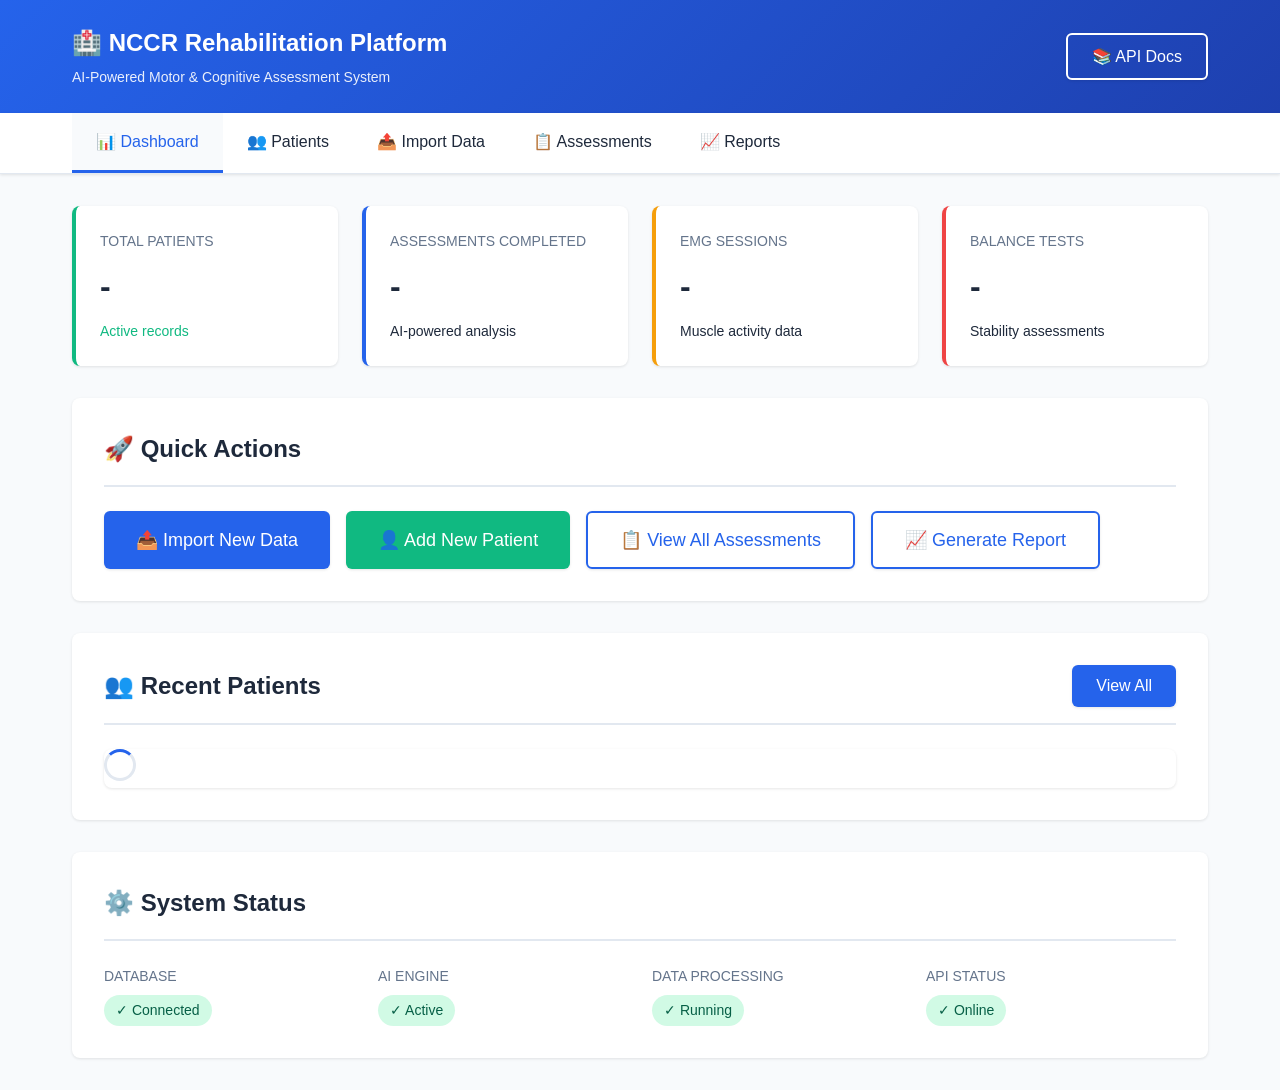
<file: static/index.html>
<!DOCTYPE html>
<html lang="en">
<head>
    <meta charset="UTF-8">
    <meta name="viewport" content="width=device-width, initial-scale=1.0">
    <title>Dashboard - NCCR Rehabilitation Platform</title>
    <link rel="stylesheet" href="/static/css/style.css">
</head>
<body>
    <header class="header">
        <div class="header-content">
            <div class="logo">
                <h1>🏥 NCCR Rehabilitation Platform</h1>
                <p>AI-Powered Motor & Cognitive Assessment System</p>
            </div>
            <div>
                <button class="btn btn-outline" style="color: white; border-color: white;" onclick="window.location.href='/docs'">
                    📚 API Docs
                </button>
            </div>
        </div>
    </header>

    <nav class="nav">
        <div class="nav-content">
            <ul class="nav-links">
                <li><a href="index.html" class="active">📊 Dashboard</a></li>
                <li><a href="patients.html">👥 Patients</a></li>
                <li><a href="import.html">📤 Import Data</a></li>
                <li><a href="assessments.html">📋 Assessments</a></li>
                <li><a href="reports.html">📈 Reports</a></li>
            </ul>
        </div>
    </nav>

    <div class="container">
        <!-- Statistics Cards -->
        <div class="stats-grid">
            <div class="stat-card success">
                <div class="stat-label">Total Patients</div>
                <div class="stat-value" id="total-patients">-</div>
                <div class="stat-change positive">Active records</div>
            </div>
            <div class="stat-card">
                <div class="stat-label">Assessments Completed</div>
                <div class="stat-value" id="total-assessments">-</div>
                <div class="stat-change">AI-powered analysis</div>
            </div>
            <div class="stat-card warning">
                <div class="stat-label">EMG Sessions</div>
                <div class="stat-value" id="emg-sessions">-</div>
                <div class="stat-change">Muscle activity data</div>
            </div>
            <div class="stat-card danger">
                <div class="stat-label">Balance Tests</div>
                <div class="stat-value" id="balance-tests">-</div>
                <div class="stat-change">Stability assessments</div>
            </div>
        </div>

        <!-- Quick Actions -->
        <div class="card fade-in">
            <div class="card-header">
                <h2 class="card-title">🚀 Quick Actions</h2>
            </div>
            <div style="display: flex; gap: 1rem; flex-wrap: wrap;">
                <button onclick="window.location.href='import.html'" class="btn btn-primary btn-lg">
                    📤 Import New Data
                </button>
                <button onclick="window.location.href='patients.html'" class="btn btn-success btn-lg">
                    👤 Add New Patient
                </button>
                <button onclick="window.location.href='assessments.html'" class="btn btn-outline btn-lg">
                    📋 View All Assessments
                </button>
                <button onclick="window.location.href='reports.html'" class="btn btn-outline btn-lg">
                    📈 Generate Report
                </button>
            </div>
        </div>

        <!-- Recent Patients -->
        <div class="card fade-in">
            <div class="card-header">
                <h2 class="card-title">👥 Recent Patients</h2>
                <button onclick="window.location.href='patients.html'" class="btn btn-primary">
                    View All
                </button>
            </div>
            <div class="table-container" id="recent-patients">
                <table>
                    <thead>
                        <tr>
                            <th>Patient ID</th>
                            <th>Name</th>
                            <th>Date of Birth</th>
                            <th>GMFCS Level</th>
                            <th>Actions</th>
                        </tr>
                    </thead>
                    <tbody>
                        <tr><td colspan="5" style="text-align: center;">Loading...</td></tr>
                    </tbody>
                </table>
            </div>
        </div>

        <!-- System Status -->
        <div class="card fade-in">
            <div class="card-header">
                <h2 class="card-title">⚙️ System Status</h2>
            </div>
            <div style="display: grid; grid-template-columns: repeat(auto-fit, minmax(200px, 1fr)); gap: 1.5rem;">
                <div>
                    <div class="stat-label">Database</div>
                    <span class="badge badge-success">✓ Connected</span>
                </div>
                <div>
                    <div class="stat-label">AI Engine</div>
                    <span class="badge badge-success">✓ Active</span>
                </div>
                <div>
                    <div class="stat-label">Data Processing</div>
                    <span class="badge badge-success">✓ Running</span>
                </div>
                <div>
                    <div class="stat-label">API Status</div>
                    <span class="badge badge-success">✓ Online</span>
                </div>
            </div>
        </div>
    </div>

    <script src="/static/js/app.js"></script>
</body>
</html>
</file>
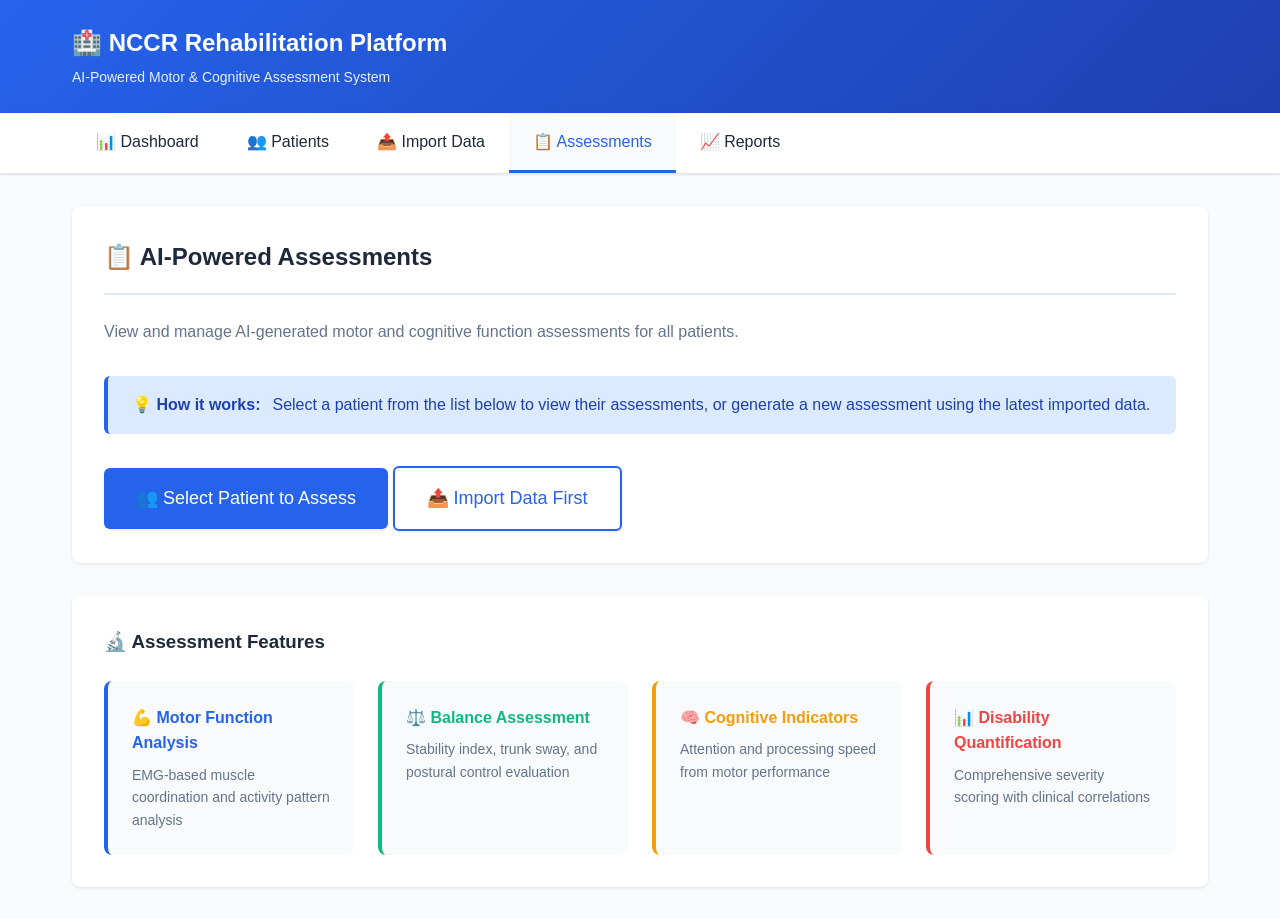
<file: static/assessments.html>
<!DOCTYPE html>
<html lang="en">
<head>
    <meta charset="UTF-8">
    <meta name="viewport" content="width=device-width, initial-scale=1.0">
    <title>Assessments - NCCR Rehabilitation Platform</title>
    <link rel="stylesheet" href="/static/css/style.css">
</head>
<body>
    <header class="header">
        <div class="header-content">
            <div class="logo">
                <h1>🏥 NCCR Rehabilitation Platform</h1>
                <p>AI-Powered Motor & Cognitive Assessment System</p>
            </div>
        </div>
    </header>

    <nav class="nav">
        <div class="nav-content">
            <ul class="nav-links">
                <li><a href="index.html">📊 Dashboard</a></li>
                <li><a href="patients.html">👥 Patients</a></li>
                <li><a href="import.html">📤 Import Data</a></li>
                <li><a href="assessments.html" class="active">📋 Assessments</a></li>
                <li><a href="reports.html">📈 Reports</a></li>
            </ul>
        </div>
    </nav>

    <div class="container">
        <div class="card fade-in">
            <div class="card-header">
                <h2 class="card-title">📋 AI-Powered Assessments</h2>
            </div>
            <p style="color: var(--text-gray); margin-bottom: 2rem;">
                View and manage AI-generated motor and cognitive function assessments for all patients.
            </p>
            
            <div class="alert alert-info">
                <strong>💡 How it works:</strong> Select a patient from the list below to view their assessments, or generate a new assessment using the latest imported data.
            </div>

            <div style="margin-top: 2rem;">
                <a href="patients.html" class="btn btn-primary btn-lg">
                    👥 Select Patient to Assess
                </a>
                <a href="import.html" class="btn btn-outline btn-lg">
                    📤 Import Data First
                </a>
            </div>
        </div>

        <div class="card fade-in">
            <h3 style="margin-bottom: 1.5rem;">🔬 Assessment Features</h3>
            <div style="display: grid; grid-template-columns: repeat(auto-fit, minmax(250px, 1fr)); gap: 1.5rem;">
                <div style="padding: 1.5rem; background: var(--bg-light); border-radius: 0.5rem; border-left: 4px solid var(--primary-color);">
                    <h4 style="color: var(--primary-color); margin-bottom: 0.5rem;">💪 Motor Function Analysis</h4>
                    <p style="color: var(--text-gray); font-size: 0.875rem;">EMG-based muscle coordination and activity pattern analysis</p>
                </div>
                <div style="padding: 1.5rem; background: var(--bg-light); border-radius: 0.5rem; border-left: 4px solid var(--secondary-color);">
                    <h4 style="color: var(--secondary-color); margin-bottom: 0.5rem;">⚖️ Balance Assessment</h4>
                    <p style="color: var(--text-gray); font-size: 0.875rem;">Stability index, trunk sway, and postural control evaluation</p>
                </div>
                <div style="padding: 1.5rem; background: var(--bg-light); border-radius: 0.5rem; border-left: 4px solid var(--warning-color);">
                    <h4 style="color: var(--warning-color); margin-bottom: 0.5rem;">🧠 Cognitive Indicators</h4>
                    <p style="color: var(--text-gray); font-size: 0.875rem;">Attention and processing speed from motor performance</p>
                </div>
                <div style="padding: 1.5rem; background: var(--bg-light); border-radius: 0.5rem; border-left: 4px solid var(--danger-color);">
                    <h4 style="color: var(--danger-color); margin-bottom: 0.5rem;">📊 Disability Quantification</h4>
                    <p style="color: var(--text-gray); font-size: 0.875rem;">Comprehensive severity scoring with clinical correlations</p>
                </div>
            </div>
        </div>
    </div>

    <script src="/static/js/app.js"></script>
</body>
</html>
</file>
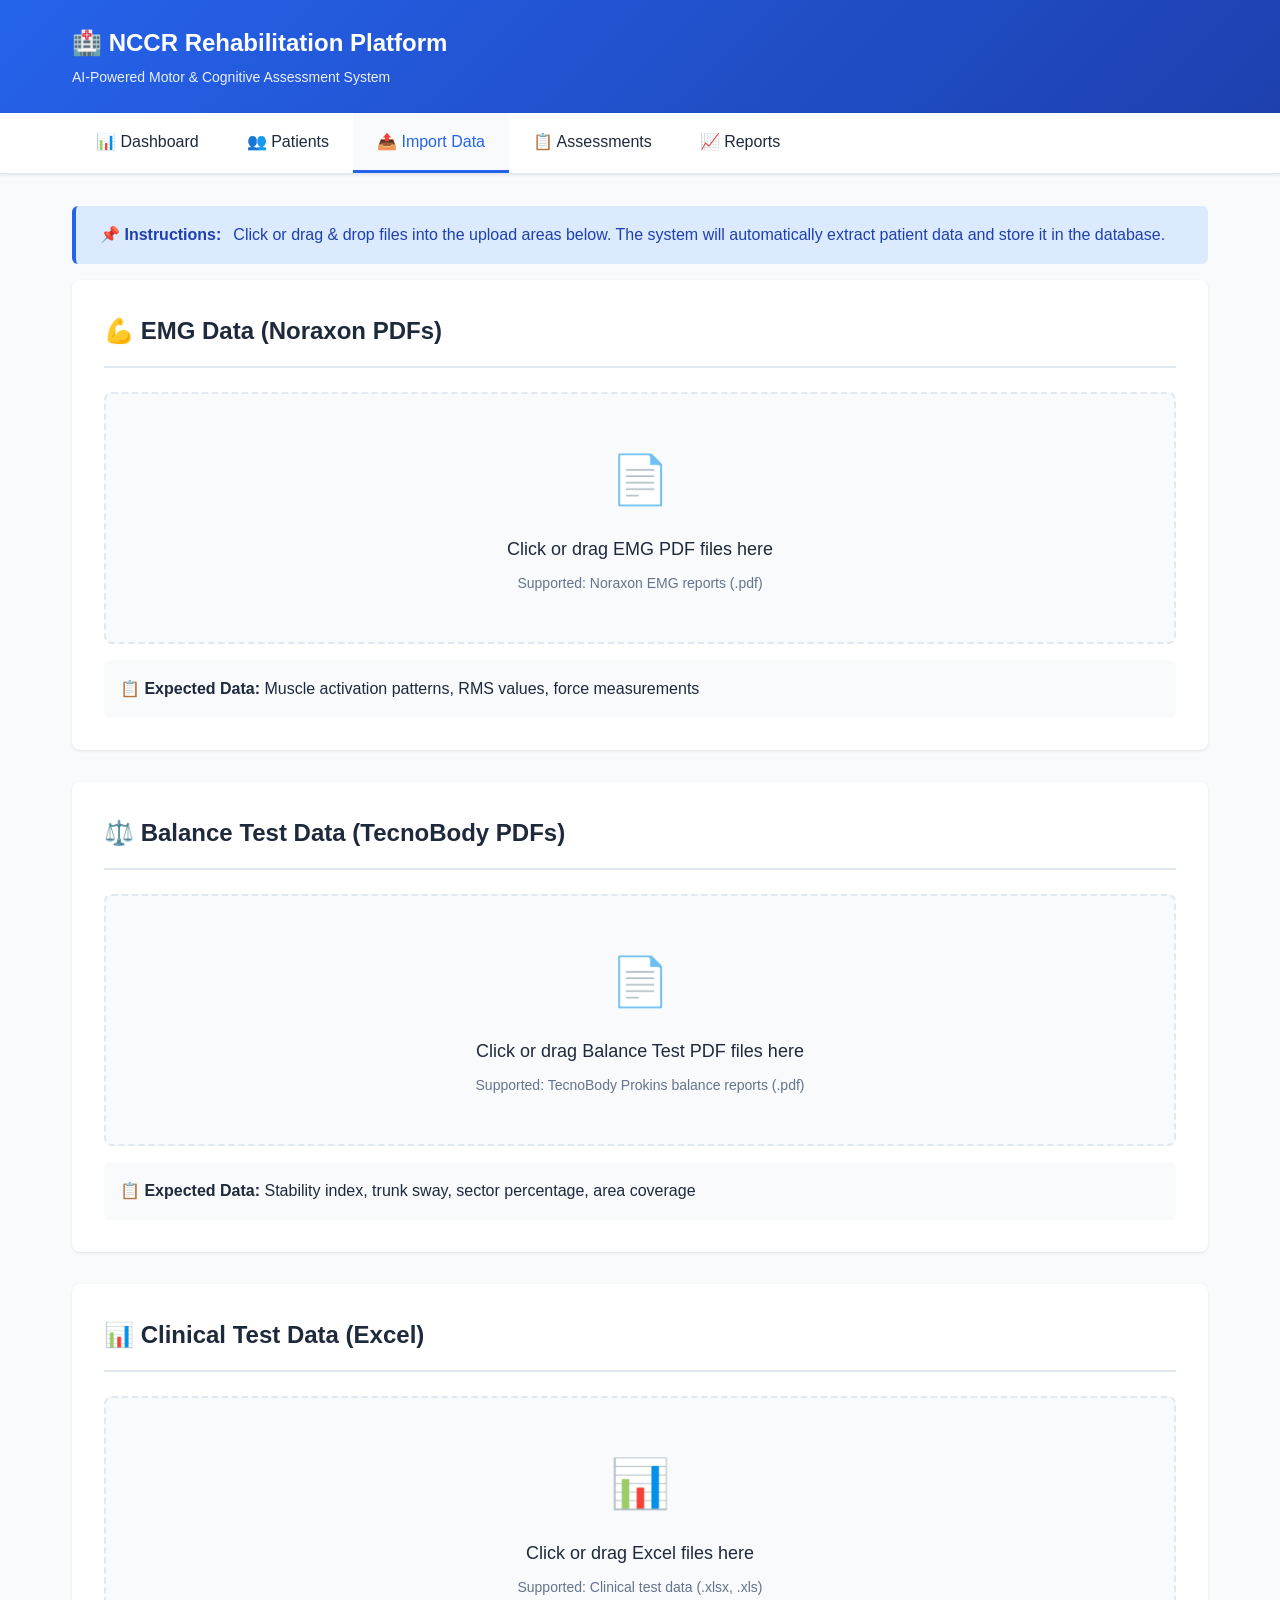
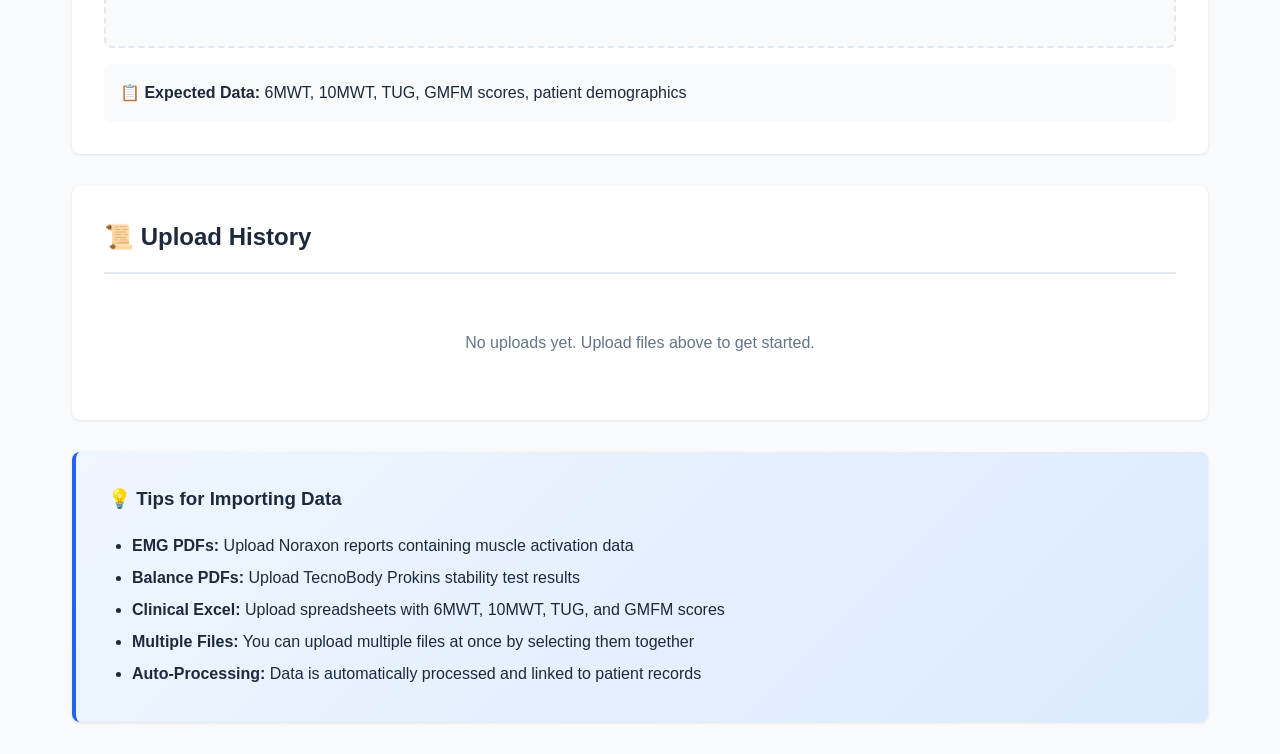
<file: static/import.html>
<!DOCTYPE html>
<html lang="en">
<head>
    <meta charset="UTF-8">
    <meta name="viewport" content="width=device-width, initial-scale=1.0">
    <title>Import Data - NCCR Rehabilitation Platform</title>
    <link rel="stylesheet" href="/static/css/style.css">
</head>
<body>
    <header class="header">
        <div class="header-content">
            <div class="logo">
                <h1>🏥 NCCR Rehabilitation Platform</h1>
                <p>AI-Powered Motor & Cognitive Assessment System</p>
            </div>
        </div>
    </header>

    <nav class="nav">
        <div class="nav-content">
            <ul class="nav-links">
                <li><a href="index.html">📊 Dashboard</a></li>
                <li><a href="patients.html">👥 Patients</a></li>
                <li><a href="import.html" class="active">📤 Import Data</a></li>
                <li><a href="assessments.html">📋 Assessments</a></li>
                <li><a href="reports.html">📈 Reports</a></li>
            </ul>
        </div>
    </nav>

    <div class="container">
        <div class="alert alert-info">
            <strong>📌 Instructions:</strong> Click or drag & drop files into the upload areas below. The system will automatically extract patient data and store it in the database.
        </div>

        <!-- EMG Data Upload -->
        <div class="card fade-in">
            <div class="card-header">
                <h2 class="card-title">💪 EMG Data (Noraxon PDFs)</h2>
            </div>
            <div class="upload-area" id="emg-upload-area">
                <div class="upload-icon">📄</div>
                <div class="upload-text">Click or drag EMG PDF files here</div>
                <div class="upload-hint">Supported: Noraxon EMG reports (.pdf)</div>
                <input type="file" id="emg-file-input" accept=".pdf" style="display: none;" multiple>
            </div>
            <div style="margin-top: 1rem; padding: 1rem; background: var(--bg-light); border-radius: 0.375rem;">
                <strong>📋 Expected Data:</strong> Muscle activation patterns, RMS values, force measurements
            </div>
        </div>

        <!-- Balance Test Upload -->
        <div class="card fade-in">
            <div class="card-header">
                <h2 class="card-title">⚖️ Balance Test Data (TecnoBody PDFs)</h2>
            </div>
            <div class="upload-area" id="balance-upload-area">
                <div class="upload-icon">📄</div>
                <div class="upload-text">Click or drag Balance Test PDF files here</div>
                <div class="upload-hint">Supported: TecnoBody Prokins balance reports (.pdf)</div>
                <input type="file" id="balance-file-input" accept=".pdf" style="display: none;" multiple>
            </div>
            <div style="margin-top: 1rem; padding: 1rem; background: var(--bg-light); border-radius: 0.375rem;">
                <strong>📋 Expected Data:</strong> Stability index, trunk sway, sector percentage, area coverage
            </div>
        </div>

        <!-- Clinical Data Upload -->
        <div class="card fade-in">
            <div class="card-header">
                <h2 class="card-title">📊 Clinical Test Data (Excel)</h2>
            </div>
            <div class="upload-area" id="clinical-upload-area">
                <div class="upload-icon">📊</div>
                <div class="upload-text">Click or drag Excel files here</div>
                <div class="upload-hint">Supported: Clinical test data (.xlsx, .xls)</div>
                <input type="file" id="clinical-file-input" accept=".xlsx,.xls" style="display: none;">
            </div>
            <div style="margin-top: 1rem; padding: 1rem; background: var(--bg-light); border-radius: 0.375rem;">
                <strong>📋 Expected Data:</strong> 6MWT, 10MWT, TUG, GMFM scores, patient demographics
            </div>
        </div>

        <!-- Upload History -->
        <div class="card fade-in">
            <div class="card-header">
                <h2 class="card-title">📜 Upload History</h2>
            </div>
            <div class="alert alert-success" style="display: none;" id="upload-success">
                Files uploaded successfully!
            </div>
            <div id="upload-history">
                <p style="text-align: center; color: var(--text-gray); padding: 2rem;">
                    No uploads yet. Upload files above to get started.
                </p>
            </div>
        </div>

        <!-- Help Section -->
        <div class="card fade-in" style="background: linear-gradient(135deg, #eff6ff 0%, #dbeafe 100%); border-left: 4px solid var(--primary-color);">
            <h3 style="margin-bottom: 1rem;">💡 Tips for Importing Data</h3>
            <ul style="margin-left: 1.5rem; line-height: 2;">
                <li><strong>EMG PDFs:</strong> Upload Noraxon reports containing muscle activation data</li>
                <li><strong>Balance PDFs:</strong> Upload TecnoBody Prokins stability test results</li>
                <li><strong>Clinical Excel:</strong> Upload spreadsheets with 6MWT, 10MWT, TUG, and GMFM scores</li>
                <li><strong>Multiple Files:</strong> You can upload multiple files at once by selecting them together</li>
                <li><strong>Auto-Processing:</strong> Data is automatically processed and linked to patient records</li>
            </ul>
        </div>
    </div>

    <script src="/static/js/app.js"></script>
</body>
</html>
</file>
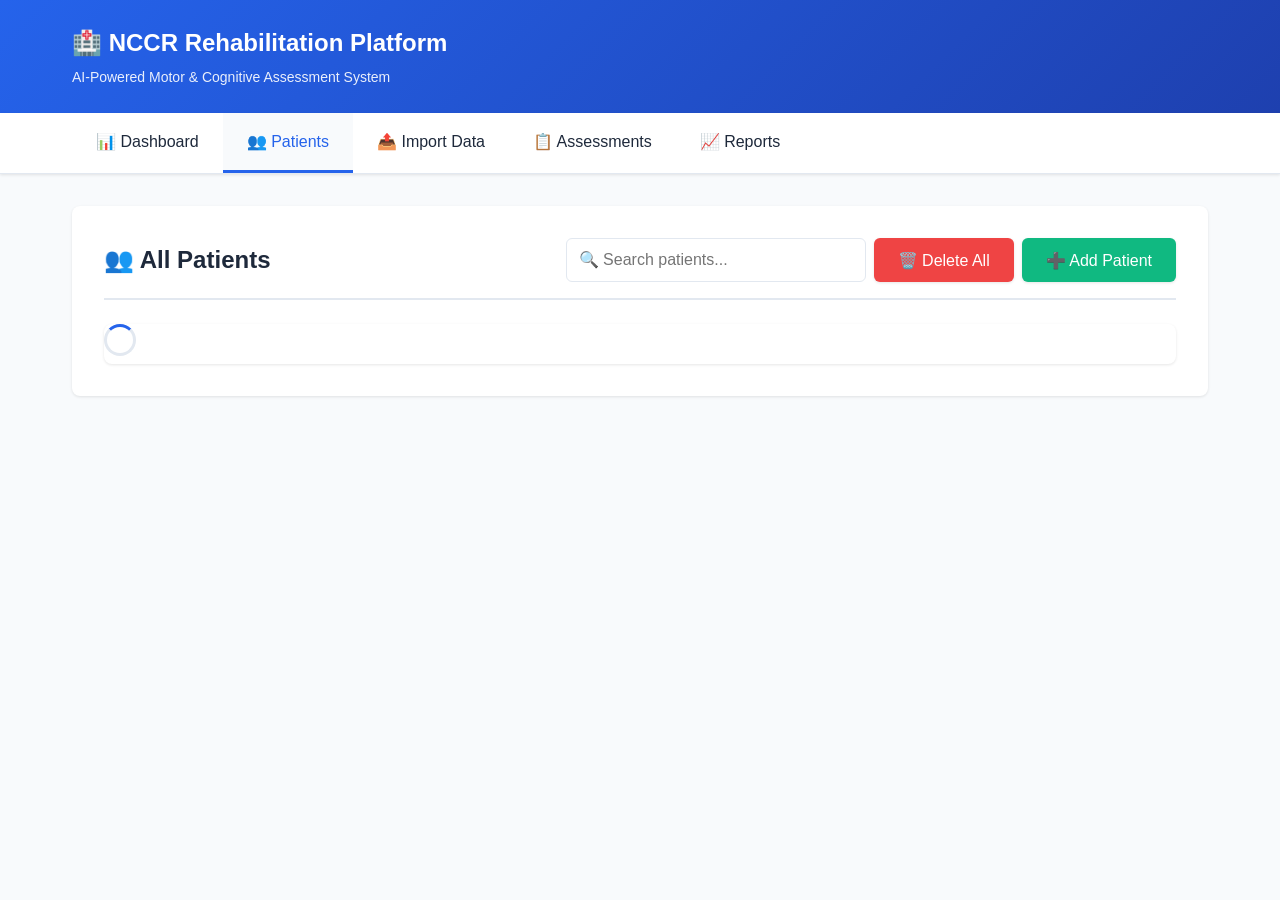
<file: static/patients.html>
<!DOCTYPE html>
<html lang="en">
<head>
    <meta charset="UTF-8">
    <meta name="viewport" content="width=device-width, initial-scale=1.0">
    <title>Patients - NCCR Rehabilitation Platform</title>
    <link rel="stylesheet" href="/static/css/style.css">
</head>
<body>
    <header class="header">
        <div class="header-content">
            <div class="logo">
                <h1>🏥 NCCR Rehabilitation Platform</h1>
                <p>AI-Powered Motor & Cognitive Assessment System</p>
            </div>
        </div>
    </header>

    <nav class="nav">
        <div class="nav-content">
            <ul class="nav-links">
                <li><a href="index.html">📊 Dashboard</a></li>
                <li><a href="patients.html" class="active">👥 Patients</a></li>
                <li><a href="import.html">📤 Import Data</a></li>
                <li><a href="assessments.html">📋 Assessments</a></li>
                <li><a href="reports.html">📈 Reports</a></li>
            </ul>
        </div>
    </nav>

    <div class="container">
        <!-- Patient Management -->
        <div class="card fade-in">
            <div class="card-header">
                <h2 class="card-title">👥 All Patients</h2>
                <div style="display: flex; gap: 0.5rem;">
                    <input type="text" id="search-patients" placeholder="🔍 Search patients..." 
                           class="form-input" style="width: 300px;">
                    <button onclick="deleteAllPatients()" class="btn" style="background: #ef4444; color: white;">
                        🗑️ Delete All
                    </button>
                    <button onclick="openAddPatientModal()" class="btn btn-success">
                        ➕ Add Patient
                    </button>
                </div>
            </div>
            <div class="table-container" id="all-patients">
                <table>
                    <thead>
                        <tr>
                            <th>Patient ID</th>
                            <th>Name</th>
                            <th>Sex</th>
                            <th>Date of Birth</th>
                            <th>GMFCS Level</th>
                            <th>Actions</th>
                        </tr>
                    </thead>
                    <tbody>
                        <tr><td colspan="6" style="text-align: center;">Loading...</td></tr>
                    </tbody>
                </table>
            </div>
        </div>

        <!-- Add Patient Modal -->
        <div id="add-patient-modal" class="modal">
            <div class="modal-content">
                <div class="modal-header">
                    <h3>➕ Add New Patient</h3>
                    <button class="modal-close" onclick="closeAddPatientModal()">&times;</button>
                </div>
                <form id="add-patient-form" onsubmit="submitNewPatient(event)">
                    <div class="form-group">
                        <label class="form-label">Patient ID *</label>
                        <input type="text" class="form-input" name="patient_id" required placeholder="e.g., PAT001">
                    </div>
                    <div class="form-group">
                        <label class="form-label">Full Name *</label>
                        <input type="text" class="form-input" name="name" required placeholder="e.g., John Doe">
                    </div>
                    <div class="form-group">
                        <label class="form-label">Date of Birth *</label>
                        <input type="date" class="form-input" name="date_of_birth" required>
                    </div>
                    <div class="form-group">
                        <label class="form-label">Sex</label>
                        <select class="form-select" name="sex">
                            <option value="">Select...</option>
                            <option value="Male">Male</option>
                            <option value="Female">Female</option>
                        </select>
                    </div>
                    <div class="form-group">
                        <label class="form-label">Height (cm)</label>
                        <input type="number" class="form-input" name="height_cm" step="0.1" placeholder="e.g., 120.5">
                    </div>
                    <div class="form-group">
                        <label class="form-label">Weight (kg)</label>
                        <input type="number" class="form-input" name="weight_kg" step="0.1" placeholder="e.g., 35.2">
                    </div>
                    <div class="form-group">
                        <label class="form-label">GMFCS Level</label>
                        <select class="form-select" name="gmfcs_level">
                            <option value="">Select...</option>
                            <option value="1">Level I - Walks without limitations</option>
                            <option value="2">Level II - Walks with limitations</option>
                            <option value="3">Level III - Walks with assistive devices</option>
                            <option value="4">Level IV - Self-mobility with limitations</option>
                            <option value="5">Level V - Transported in manual wheelchair</option>
                        </select>
                    </div>
                    <div class="form-group">
                        <label class="form-label">Diagnosis</label>
                        <textarea class="form-input" name="diagnosis" rows="3" placeholder="Enter diagnosis..."></textarea>
                    </div>
                    <div style="display: flex; gap: 1rem; justify-content: flex-end;">
                        <button type="button" onclick="closeAddPatientModal()" class="btn btn-outline">
                            Cancel
                        </button>
                        <button type="submit" class="btn btn-success">
                            ✓ Add Patient
                        </button>
                    </div>
                </form>
            </div>
        </div>
    </div>

    <script src="/static/js/app.js"></script>
    <script>
        function openAddPatientModal() {
            document.getElementById('add-patient-modal').classList.add('active');
        }

        function closeAddPatientModal() {
            document.getElementById('add-patient-modal').classList.remove('active');
            document.getElementById('add-patient-form').reset();
        }

        async function submitNewPatient(event) {
            event.preventDefault();
            const formData = new FormData(event.target);
            const data = {};
            
            formData.forEach((value, key) => {
                if (value) {
                    if (key === 'gmfcs_level' || key === 'height_cm' || key === 'weight_kg') {
                        data[key] = parseFloat(value);
                    } else if (key === 'date_of_birth') {
                        data[key] = new Date(value).toISOString();
                    } else {
                        data[key] = value;
                    }
                }
            });

            try {
                const response = await fetch('http://localhost:8000/api/patients/', {
                    method: 'POST',
                    headers: { 'Content-Type': 'application/json' },
                    body: JSON.stringify(data)
                });

                if (!response.ok) throw new Error('Failed to add patient');

                showAlert('Patient added successfully!', 'success');
                closeAddPatientModal();
                loadAllPatients();
            } catch (error) {
                showAlert('Failed to add patient. Please try again.', 'danger');
            }
        }

        // Search functionality
        document.addEventListener('DOMContentLoaded', () => {
            const searchInput = document.getElementById('search-patients');
            if (searchInput) {
                searchInput.addEventListener('input', (e) => {
                    const searchTerm = e.target.value.toLowerCase();
                    const rows = document.querySelectorAll('#all-patients tbody tr');
                    
                    rows.forEach(row => {
                        const text = row.textContent.toLowerCase();
                        row.style.display = text.includes(searchTerm) ? '' : 'none';
                    });
                });
            }
        });
    </script>
</body>
</html>
</file>
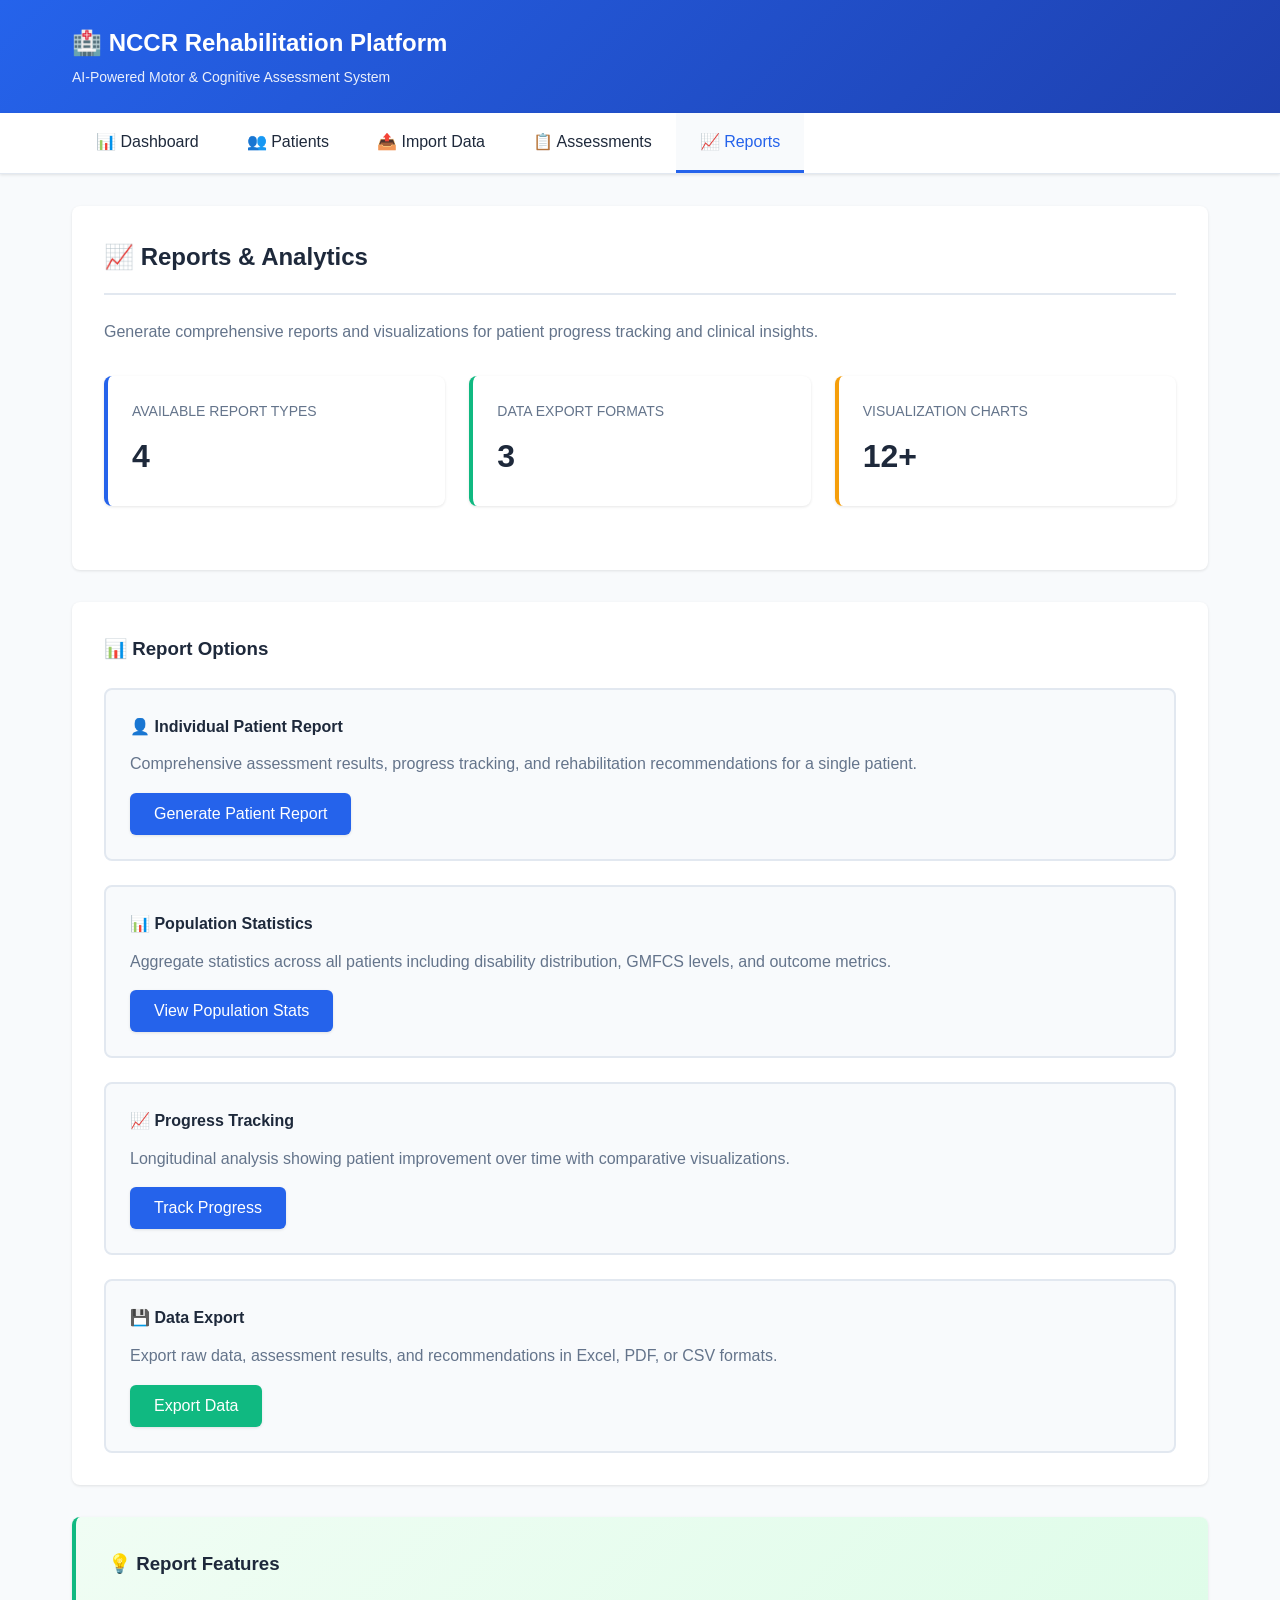
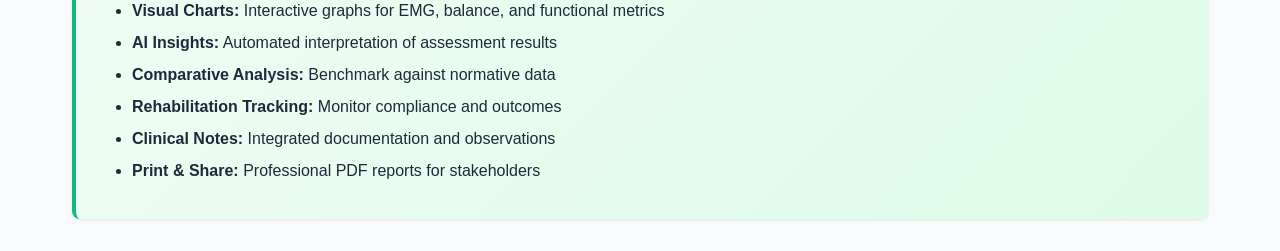
<file: static/reports.html>
<!DOCTYPE html>
<html lang="en">
<head>
    <meta charset="UTF-8">
    <meta name="viewport" content="width=device-width, initial-scale=1.0">
    <title>Reports - NCCR Rehabilitation Platform</title>
    <link rel="stylesheet" href="/static/css/style.css">
</head>
<body>
    <header class="header">
        <div class="header-content">
            <div class="logo">
                <h1>🏥 NCCR Rehabilitation Platform</h1>
                <p>AI-Powered Motor & Cognitive Assessment System</p>
            </div>
        </div>
    </header>

    <nav class="nav">
        <div class="nav-content">
            <ul class="nav-links">
                <li><a href="index.html">📊 Dashboard</a></li>
                <li><a href="patients.html">👥 Patients</a></li>
                <li><a href="import.html">📤 Import Data</a></li>
                <li><a href="assessments.html">📋 Assessments</a></li>
                <li><a href="reports.html" class="active">📈 Reports</a></li>
            </ul>
        </div>
    </nav>

    <div class="container">
        <div class="card fade-in">
            <div class="card-header">
                <h2 class="card-title">📈 Reports & Analytics</h2>
            </div>
            <p style="color: var(--text-gray); margin-bottom: 2rem;">
                Generate comprehensive reports and visualizations for patient progress tracking and clinical insights.
            </p>

            <div class="stats-grid">
                <div class="stat-card">
                    <div class="stat-label">Available Report Types</div>
                    <div class="stat-value">4</div>
                </div>
                <div class="stat-card success">
                    <div class="stat-label">Data Export Formats</div>
                    <div class="stat-value">3</div>
                </div>
                <div class="stat-card warning">
                    <div class="stat-label">Visualization Charts</div>
                    <div class="stat-value">12+</div>
                </div>
            </div>
        </div>

        <div class="card fade-in">
            <h3 style="margin-bottom: 1.5rem;">📊 Report Options</h3>
            <div style="display: grid; gap: 1.5rem;">
                <div style="padding: 1.5rem; background: var(--bg-light); border-radius: 0.5rem; border: 2px solid var(--border-color);">
                    <h4 style="margin-bottom: 0.75rem;">👤 Individual Patient Report</h4>
                    <p style="color: var(--text-gray); margin-bottom: 1rem;">Comprehensive assessment results, progress tracking, and rehabilitation recommendations for a single patient.</p>
                    <button class="btn btn-primary" onclick="alert('Select a patient from the Patients page to generate their report')">
                        Generate Patient Report
                    </button>
                </div>

                <div style="padding: 1.5rem; background: var(--bg-light); border-radius: 0.5rem; border: 2px solid var(--border-color);">
                    <h4 style="margin-bottom: 0.75rem;">📊 Population Statistics</h4>
                    <p style="color: var(--text-gray); margin-bottom: 1rem;">Aggregate statistics across all patients including disability distribution, GMFCS levels, and outcome metrics.</p>
                    <button class="btn btn-primary" onclick="alert('Coming soon: Population analytics dashboard')">
                        View Population Stats
                    </button>
                </div>

                <div style="padding: 1.5rem; background: var(--bg-light); border-radius: 0.5rem; border: 2px solid var(--border-color);">
                    <h4 style="margin-bottom: 0.75rem;">📈 Progress Tracking</h4>
                    <p style="color: var(--text-gray); margin-bottom: 1rem;">Longitudinal analysis showing patient improvement over time with comparative visualizations.</p>
                    <button class="btn btn-primary" onclick="alert('Select a patient to view their progress timeline')">
                        Track Progress
                    </button>
                </div>

                <div style="padding: 1.5rem; background: var(--bg-light); border-radius: 0.5rem; border: 2px solid var(--border-color);">
                    <h4 style="margin-bottom: 0.75rem;">💾 Data Export</h4>
                    <p style="color: var(--text-gray); margin-bottom: 1rem;">Export raw data, assessment results, and recommendations in Excel, PDF, or CSV formats.</p>
                    <button class="btn btn-success" onclick="alert('Export functionality available via API at /api/export')">
                        Export Data
                    </button>
                </div>
            </div>
        </div>

        <div class="card fade-in" style="background: linear-gradient(135deg, #f0fdf4 0%, #dcfce7 100%); border-left: 4px solid var(--secondary-color);">
            <h3 style="margin-bottom: 1rem;">💡 Report Features</h3>
            <ul style="margin-left: 1.5rem; line-height: 2;">
                <li><strong>Visual Charts:</strong> Interactive graphs for EMG, balance, and functional metrics</li>
                <li><strong>AI Insights:</strong> Automated interpretation of assessment results</li>
                <li><strong>Comparative Analysis:</strong> Benchmark against normative data</li>
                <li><strong>Rehabilitation Tracking:</strong> Monitor compliance and outcomes</li>
                <li><strong>Clinical Notes:</strong> Integrated documentation and observations</li>
                <li><strong>Print & Share:</strong> Professional PDF reports for stakeholders</li>
            </ul>
        </div>
    </div>

    <script src="/static/js/app.js"></script>
</body>
</html>
</file>
<file: static/css/style.css>
/* NCCR Rehabilitation Platform - Professional UI Styles */

:root {
    --primary-color: #2563eb;
    --primary-dark: #1e40af;
    --secondary-color: #10b981;
    --danger-color: #ef4444;
    --warning-color: #f59e0b;
    --bg-light: #f8fafc;
    --bg-white: #ffffff;
    --text-dark: #1e293b;
    --text-gray: #64748b;
    --border-color: #e2e8f0;
    --shadow: 0 1px 3px 0 rgb(0 0 0 / 0.1);
    --shadow-lg: 0 10px 15px -3px rgb(0 0 0 / 0.1);
}

* {
    margin: 0;
    padding: 0;
    box-sizing: border-box;
}

body {
    font-family: 'Segoe UI', Tahoma, Geneva, Verdana, sans-serif;
    background-color: var(--bg-light);
    color: var(--text-dark);
    line-height: 1.6;
}

/* Header */
.header {
    background: linear-gradient(135deg, var(--primary-color) 0%, var(--primary-dark) 100%);
    color: white;
    padding: 1.5rem 0;
    box-shadow: var(--shadow-lg);
}

.header-content {
    max-width: 1200px;
    margin: 0 auto;
    padding: 0 2rem;
    display: flex;
    justify-content: space-between;
    align-items: center;
}

.logo h1 {
    font-size: 1.5rem;
    font-weight: 600;
}

.logo p {
    font-size: 0.875rem;
    opacity: 0.9;
    margin-top: 0.25rem;
}

/* Navigation */
.nav {
    background: var(--bg-white);
    border-bottom: 1px solid var(--border-color);
    padding: 0;
    position: sticky;
    top: 0;
    z-index: 100;
    box-shadow: var(--shadow);
}

.nav-content {
    max-width: 1200px;
    margin: 0 auto;
    padding: 0 2rem;
}

.nav-links {
    list-style: none;
    display: flex;
    gap: 0;
}

.nav-links li {
    position: relative;
}

.nav-links a {
    display: block;
    padding: 1rem 1.5rem;
    text-decoration: none;
    color: var(--text-dark);
    font-weight: 500;
    transition: all 0.3s ease;
    border-bottom: 3px solid transparent;
}

.nav-links a:hover,
.nav-links a.active {
    color: var(--primary-color);
    border-bottom-color: var(--primary-color);
    background-color: var(--bg-light);
}

/* Container */
.container {
    max-width: 1200px;
    margin: 2rem auto;
    padding: 0 2rem;
}

/* Cards */
.card {
    background: var(--bg-white);
    border-radius: 0.5rem;
    box-shadow: var(--shadow);
    padding: 2rem;
    margin-bottom: 2rem;
    transition: transform 0.3s ease, box-shadow 0.3s ease;
}

.card:hover {
    transform: translateY(-2px);
    box-shadow: var(--shadow-lg);
}

.card-header {
    display: flex;
    justify-content: space-between;
    align-items: center;
    margin-bottom: 1.5rem;
    padding-bottom: 1rem;
    border-bottom: 2px solid var(--border-color);
}

.card-title {
    font-size: 1.5rem;
    font-weight: 600;
    color: var(--text-dark);
}

/* Stats Grid */
.stats-grid {
    display: grid;
    grid-template-columns: repeat(auto-fit, minmax(250px, 1fr));
    gap: 1.5rem;
    margin-bottom: 2rem;
}

.stat-card {
    background: var(--bg-white);
    padding: 1.5rem;
    border-radius: 0.5rem;
    box-shadow: var(--shadow);
    border-left: 4px solid var(--primary-color);
    transition: all 0.3s ease;
}

.stat-card:hover {
    transform: translateY(-4px);
    box-shadow: var(--shadow-lg);
}

.stat-card.success {
    border-left-color: var(--secondary-color);
}

.stat-card.warning {
    border-left-color: var(--warning-color);
}

.stat-card.danger {
    border-left-color: var(--danger-color);
}

.stat-label {
    font-size: 0.875rem;
    color: var(--text-gray);
    margin-bottom: 0.5rem;
    text-transform: uppercase;
    font-weight: 500;
}

.stat-value {
    font-size: 2rem;
    font-weight: 700;
    color: var(--text-dark);
}

.stat-change {
    font-size: 0.875rem;
    margin-top: 0.5rem;
}

.stat-change.positive {
    color: var(--secondary-color);
}

.stat-change.negative {
    color: var(--danger-color);
}

/* Buttons */
.btn {
    display: inline-flex;
    align-items: center;
    gap: 0.5rem;
    padding: 0.75rem 1.5rem;
    font-size: 1rem;
    font-weight: 500;
    text-decoration: none;
    border: none;
    border-radius: 0.375rem;
    cursor: pointer;
    transition: all 0.3s ease;
    box-shadow: var(--shadow);
}

.btn:hover {
    transform: translateY(-2px);
    box-shadow: var(--shadow-lg);
}

.btn-primary {
    background-color: var(--primary-color);
    color: white;
}

.btn-primary:hover {
    background-color: var(--primary-dark);
}

.btn-success {
    background-color: var(--secondary-color);
    color: white;
}

.btn-success:hover {
    background-color: #059669;
}

.btn-danger {
    background-color: var(--danger-color);
    color: white;
}

.btn-danger:hover {
    background-color: #dc2626;
}

.btn-outline {
    background-color: transparent;
    border: 2px solid var(--primary-color);
    color: var(--primary-color);
}

.btn-outline:hover {
    background-color: var(--primary-color);
    color: white;
}

.btn-lg {
    padding: 1rem 2rem;
    font-size: 1.125rem;
}

/* File Upload Area */
.upload-area {
    border: 2px dashed var(--border-color);
    border-radius: 0.5rem;
    padding: 3rem;
    text-align: center;
    cursor: pointer;
    transition: all 0.3s ease;
    background-color: var(--bg-light);
}

.upload-area:hover,
.upload-area.drag-over {
    border-color: var(--primary-color);
    background-color: #eff6ff;
}

.upload-icon {
    font-size: 3rem;
    color: var(--primary-color);
    margin-bottom: 1rem;
}

.upload-text {
    font-size: 1.125rem;
    color: var(--text-dark);
    margin-bottom: 0.5rem;
}

.upload-hint {
    font-size: 0.875rem;
    color: var(--text-gray);
}

/* Forms */
.form-group {
    margin-bottom: 1.5rem;
}

.form-label {
    display: block;
    font-weight: 500;
    margin-bottom: 0.5rem;
    color: var(--text-dark);
}

.form-input,
.form-select {
    width: 100%;
    padding: 0.75rem;
    border: 1px solid var(--border-color);
    border-radius: 0.375rem;
    font-size: 1rem;
    transition: border-color 0.3s ease;
}

.form-input:focus,
.form-select:focus {
    outline: none;
    border-color: var(--primary-color);
    box-shadow: 0 0 0 3px rgba(37, 99, 235, 0.1);
}

/* Table */
.table-container {
    overflow-x: auto;
    border-radius: 0.5rem;
    box-shadow: var(--shadow);
}

table {
    width: 100%;
    border-collapse: collapse;
    background: var(--bg-white);
}

thead {
    background-color: var(--bg-light);
}

th {
    padding: 1rem;
    text-align: left;
    font-weight: 600;
    color: var(--text-dark);
    border-bottom: 2px solid var(--border-color);
}

td {
    padding: 1rem;
    border-bottom: 1px solid var(--border-color);
}

tr:hover {
    background-color: var(--bg-light);
}

/* Badge */
.badge {
    display: inline-block;
    padding: 0.25rem 0.75rem;
    font-size: 0.875rem;
    font-weight: 500;
    border-radius: 9999px;
}

.badge-success {
    background-color: #d1fae5;
    color: #065f46;
}

.badge-warning {
    background-color: #fef3c7;
    color: #92400e;
}

.badge-danger {
    background-color: #fee2e2;
    color: #991b1b;
}

.badge-info {
    background-color: #dbeafe;
    color: #1e40af;
}

/* Loading Spinner */
.loading {
    display: inline-block;
    width: 2rem;
    height: 2rem;
    border: 3px solid var(--border-color);
    border-top-color: var(--primary-color);
    border-radius: 50%;
    animation: spin 1s linear infinite;
}

@keyframes spin {
    to { transform: rotate(360deg); }
}

/* Alert */
.alert {
    padding: 1rem 1.5rem;
    border-radius: 0.375rem;
    margin-bottom: 1rem;
    display: flex;
    align-items: center;
    gap: 0.75rem;
}

.alert-success {
    background-color: #d1fae5;
    color: #065f46;
    border-left: 4px solid var(--secondary-color);
}

.alert-danger {
    background-color: #fee2e2;
    color: #991b1b;
    border-left: 4px solid var(--danger-color);
}

.alert-warning {
    background-color: #fef3c7;
    color: #92400e;
    border-left: 4px solid var(--warning-color);
}

.alert-info {
    background-color: #dbeafe;
    color: #1e40af;
    border-left: 4px solid var(--primary-color);
}

/* Progress Bar */
.progress {
    height: 0.5rem;
    background-color: var(--border-color);
    border-radius: 9999px;
    overflow: hidden;
    margin-top: 0.5rem;
}

.progress-bar {
    height: 100%;
    background-color: var(--primary-color);
    transition: width 0.3s ease;
}

/* Modal */
.modal {
    display: none;
    position: fixed;
    top: 0;
    left: 0;
    width: 100%;
    height: 100%;
    background-color: rgba(0, 0, 0, 0.5);
    z-index: 1000;
    align-items: center;
    justify-content: center;
}

.modal.active {
    display: flex;
}

.modal-content {
    background: var(--bg-white);
    border-radius: 0.5rem;
    padding: 2rem;
    max-width: 600px;
    width: 90%;
    max-height: 90vh;
    overflow-y: auto;
    box-shadow: var(--shadow-lg);
}

.modal-header {
    display: flex;
    justify-content: space-between;
    align-items: center;
    margin-bottom: 1.5rem;
}

.modal-close {
    font-size: 1.5rem;
    cursor: pointer;
    color: var(--text-gray);
    background: none;
    border: none;
}

.modal-close:hover {
    color: var(--text-dark);
}

/* Responsive */
@media (max-width: 768px) {
    .header-content {
        flex-direction: column;
        gap: 1rem;
        text-align: center;
    }

    .nav-links {
        flex-direction: column;
    }

    .stats-grid {
        grid-template-columns: 1fr;
    }

    .container {
        padding: 0 1rem;
    }
}

/* Animations */
.fade-in {
    animation: fadeIn 0.5s ease-in;
}

@keyframes fadeIn {
    from {
        opacity: 0;
        transform: translateY(20px);
    }
    to {
        opacity: 1;
        transform: translateY(0);
    }
}
</file>
